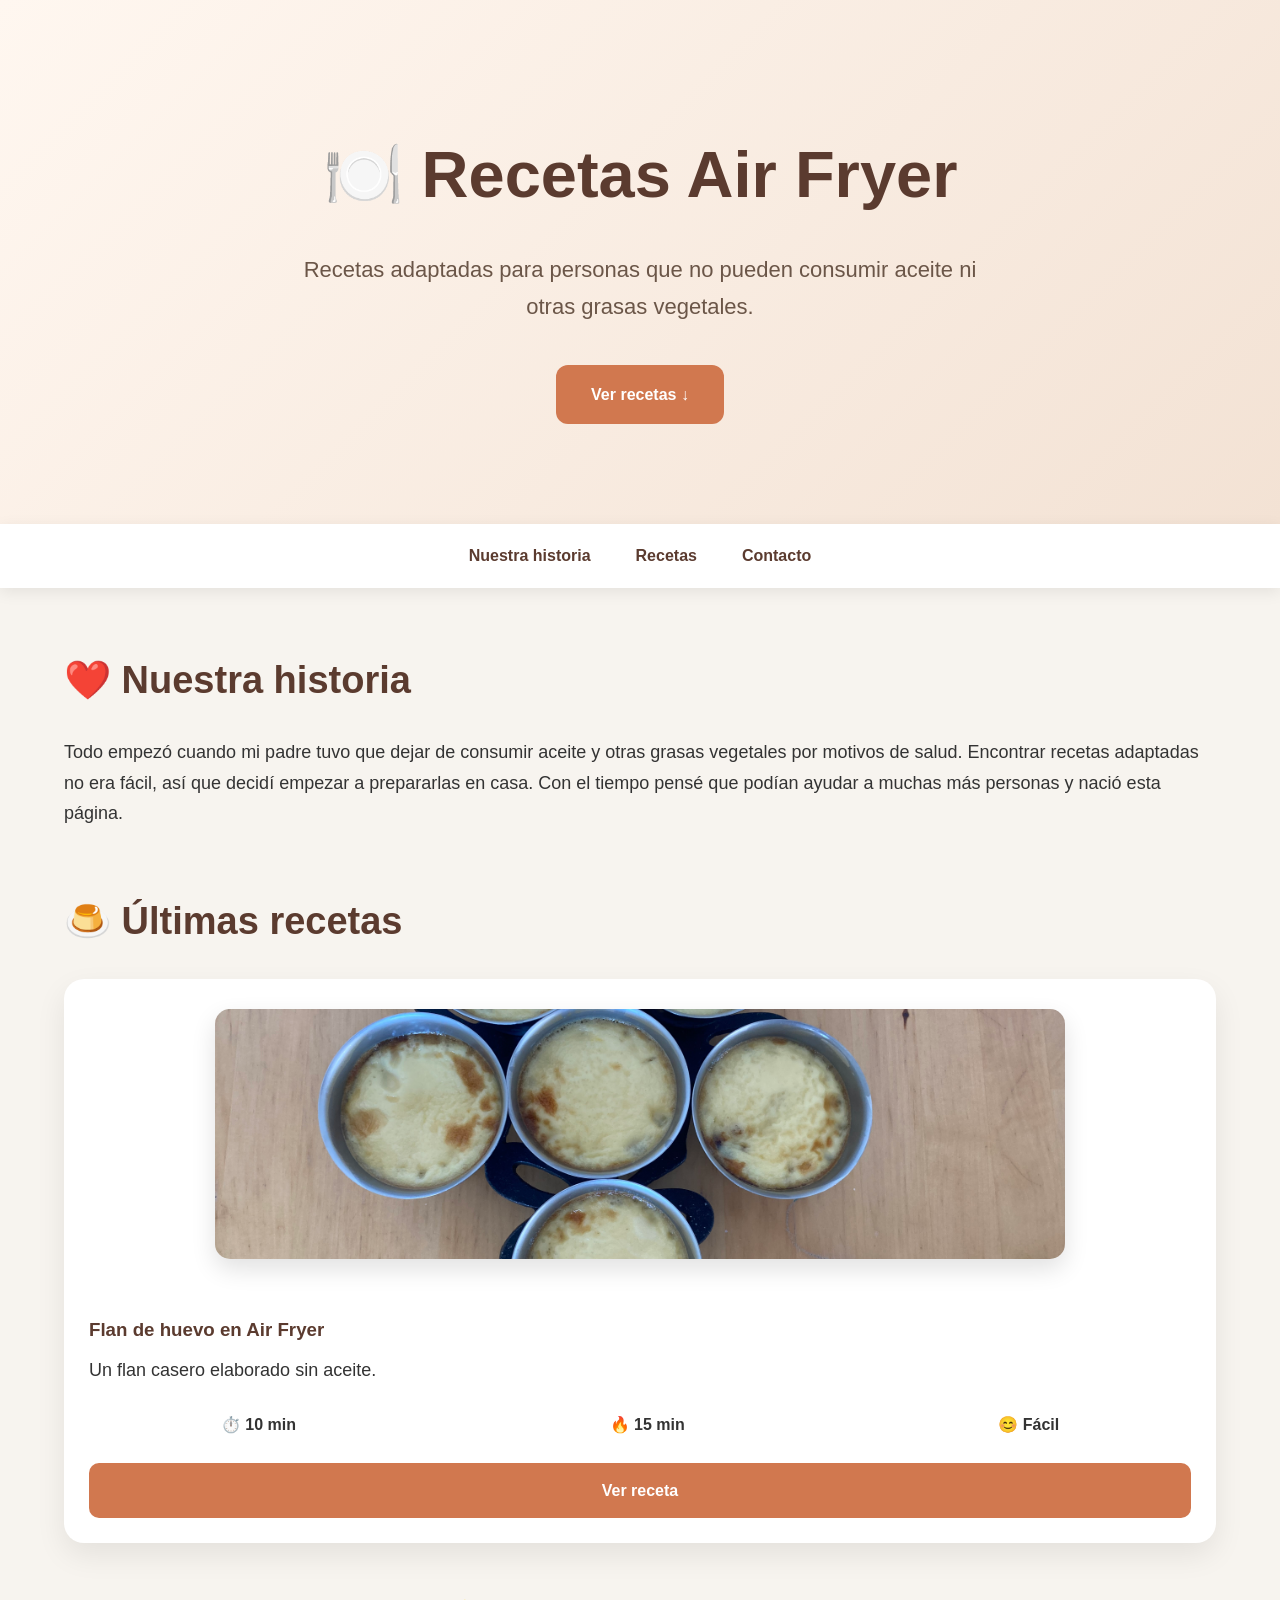
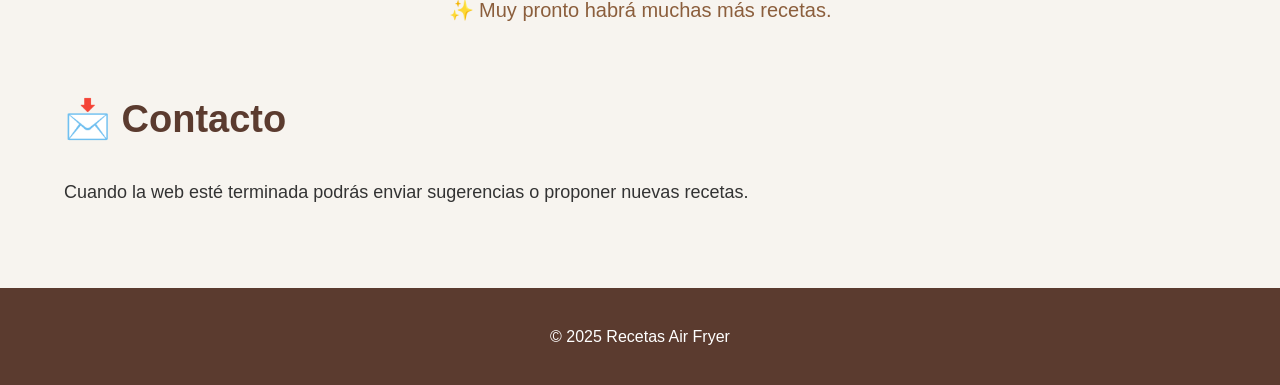
<file: index.html>
<!DOCTYPE html>
<html lang="es">

<head>
    <meta charset="UTF-8">
    <meta name="viewport" content="width=device-width, initial-scale=1.0">
    <title>Recetas Air Fryer</title>

    <link rel="stylesheet" href="style.css">

    <!-- Google Analytics -->
    <script async src="https://www.googletagmanager.com/gtag/js?id=G-4EMG8Z1JZB"></script>
    <script>
        window.dataLayer = window.dataLayer || [];
        function gtag() { dataLayer.push(arguments); }
        gtag('js', new Date());

        gtag('config', 'G-4EMG8Z1JZB');
    </script>

</head>

<body>

<header>

    <h1>🍽️ Recetas Air Fryer</h1>

    <p>
        Recetas adaptadas para personas que no pueden consumir aceite
        ni otras grasas vegetales.
    </p>

    <a href="#recetas" class="boton-principal">
        Ver recetas ↓
    </a>

</header>

<nav>

    <a href="#historia">Nuestra historia</a>

    <a href="#recetas">Recetas</a>

    <a href="#contacto">Contacto</a>

</nav>

<main>

<section id="historia">

<h2>❤️ Nuestra historia</h2>

<p>
Todo empezó cuando mi padre tuvo que dejar de consumir aceite y otras grasas vegetales por motivos de salud.
Encontrar recetas adaptadas no era fácil, así que decidí empezar a prepararlas en casa.

Con el tiempo pensé que podían ayudar a muchas más personas y nació esta página.
</p>

</section>

<section id="recetas">

<h2>🍮 Últimas recetas</h2>

<div class="contenedor-recetas">

<div class="receta">

<img src="IMG_1838.jpeg" alt="Flan de huevo">

<h3>Flan de huevo en Air Fryer</h3>

<p>
Un flan casero elaborado sin aceite.
</p>

<div class="datos">

<span>⏱️ 10 min</span>

<span>🔥 15 min</span>

<span>😊 Fácil</span>

</div>

<a href="flan.html" class="boton-receta">

Ver receta

</a>

</div>

</div>

<p class="proximamente">

✨ Muy pronto habrá muchas más recetas.

</p>

</section>

<section id="contacto">

<h2>📩 Contacto</h2>

<p>
Cuando la web esté terminada podrás enviar sugerencias o proponer nuevas recetas.
</p>

</section>

</main>

<footer>

<p>

© 2025 Recetas Air Fryer

</p>

</footer>

</body>

</html>
</file>
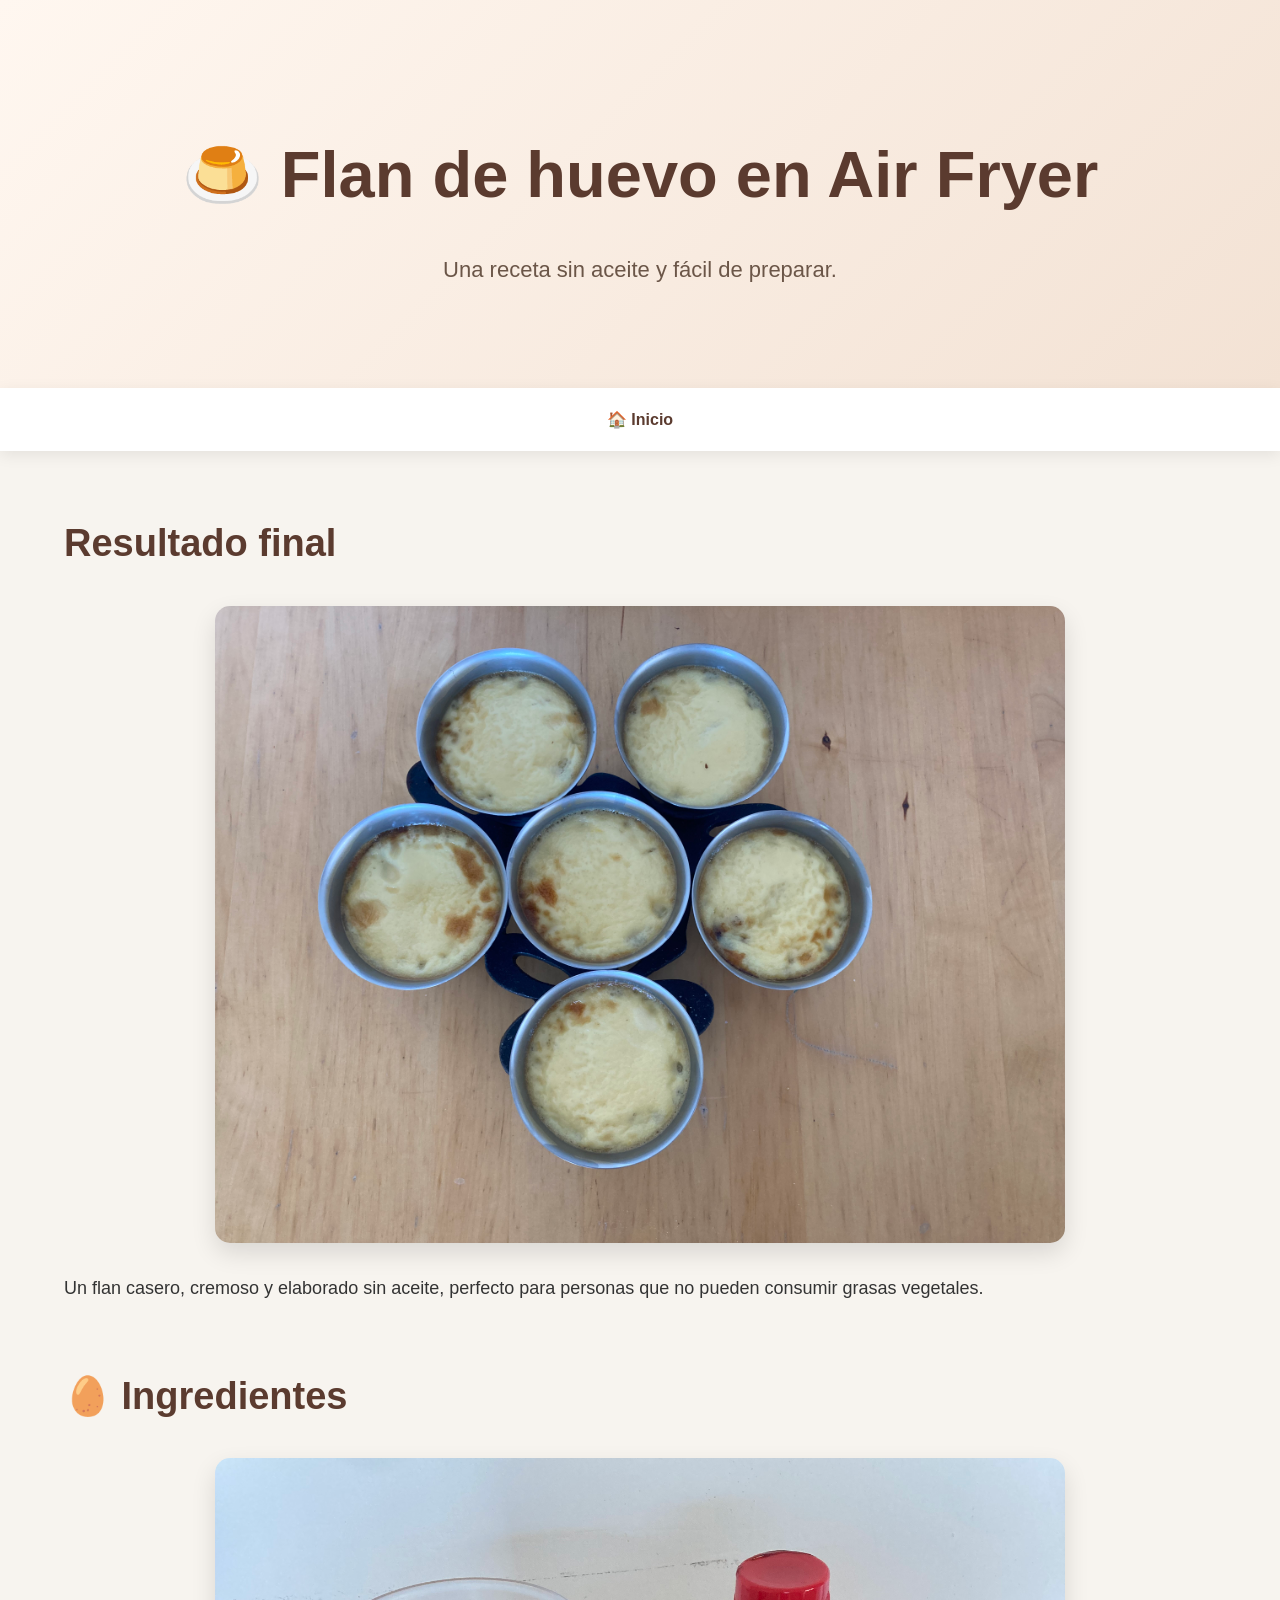
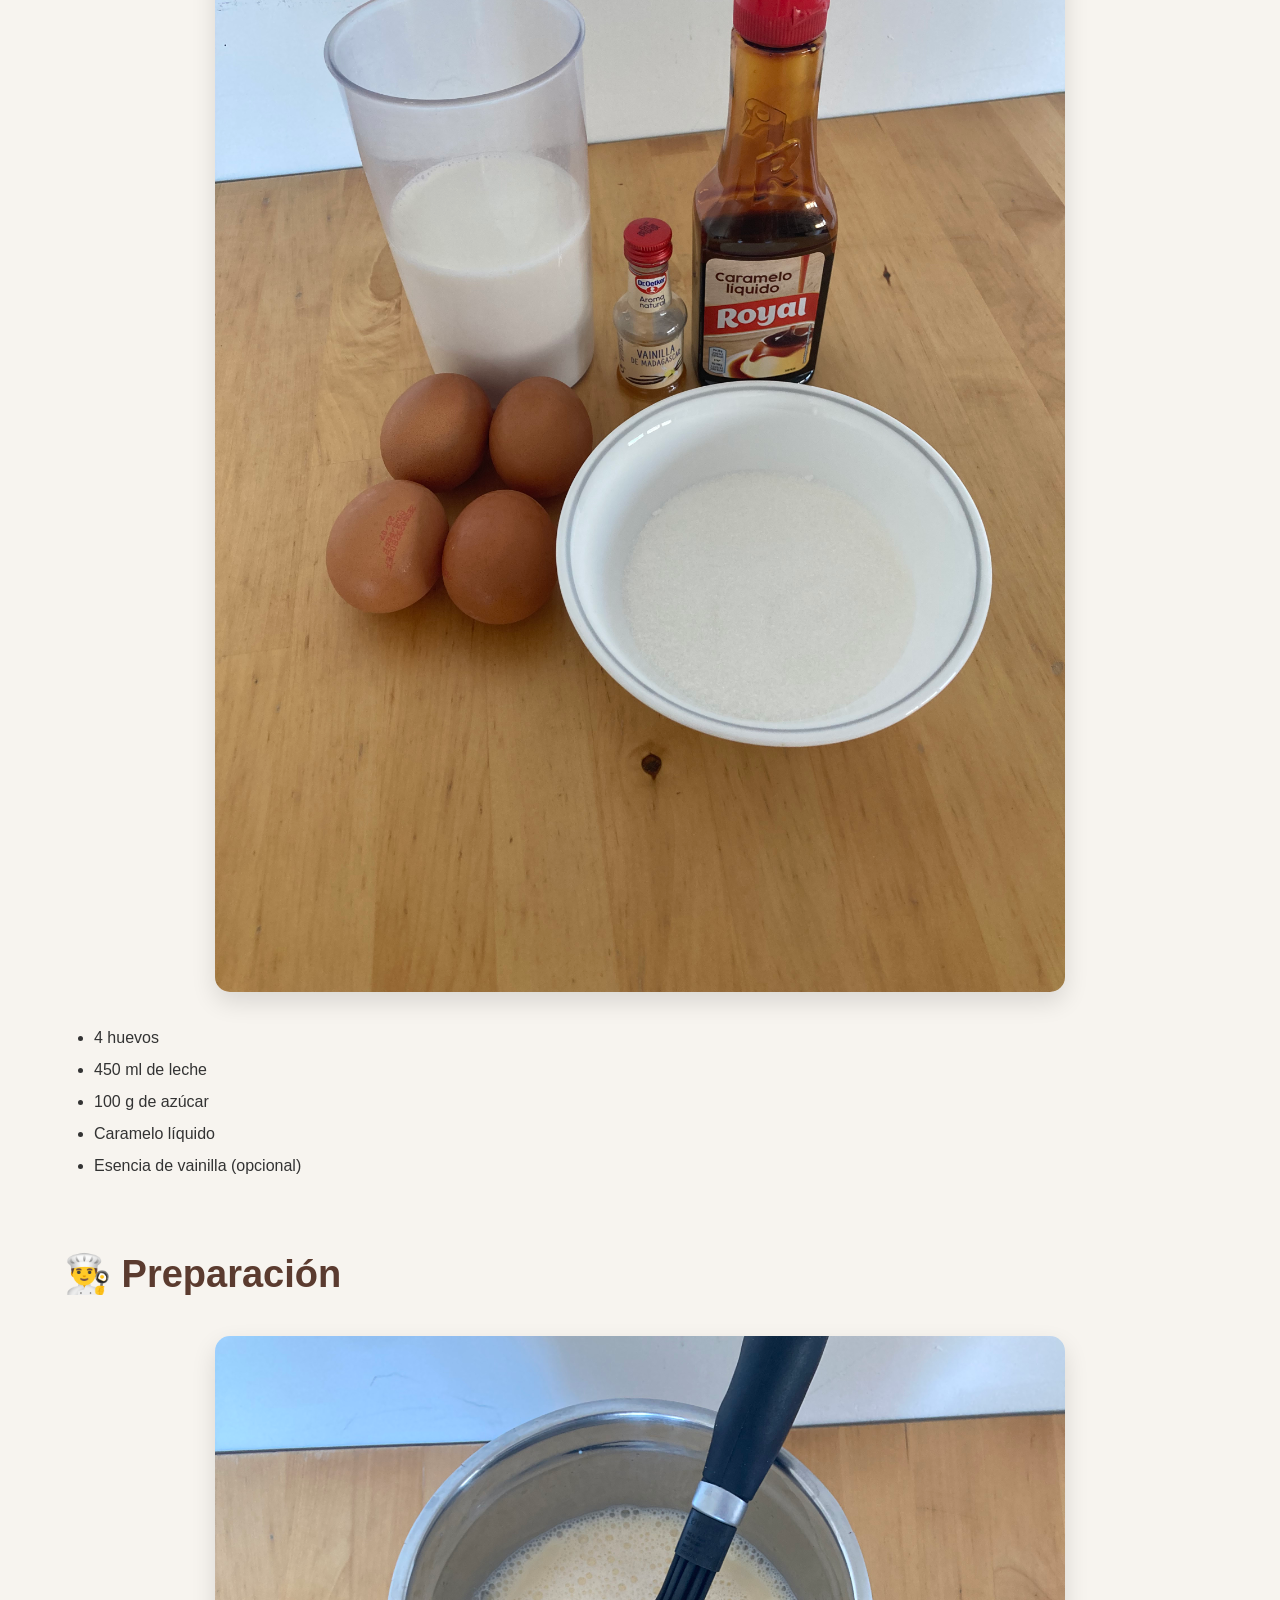
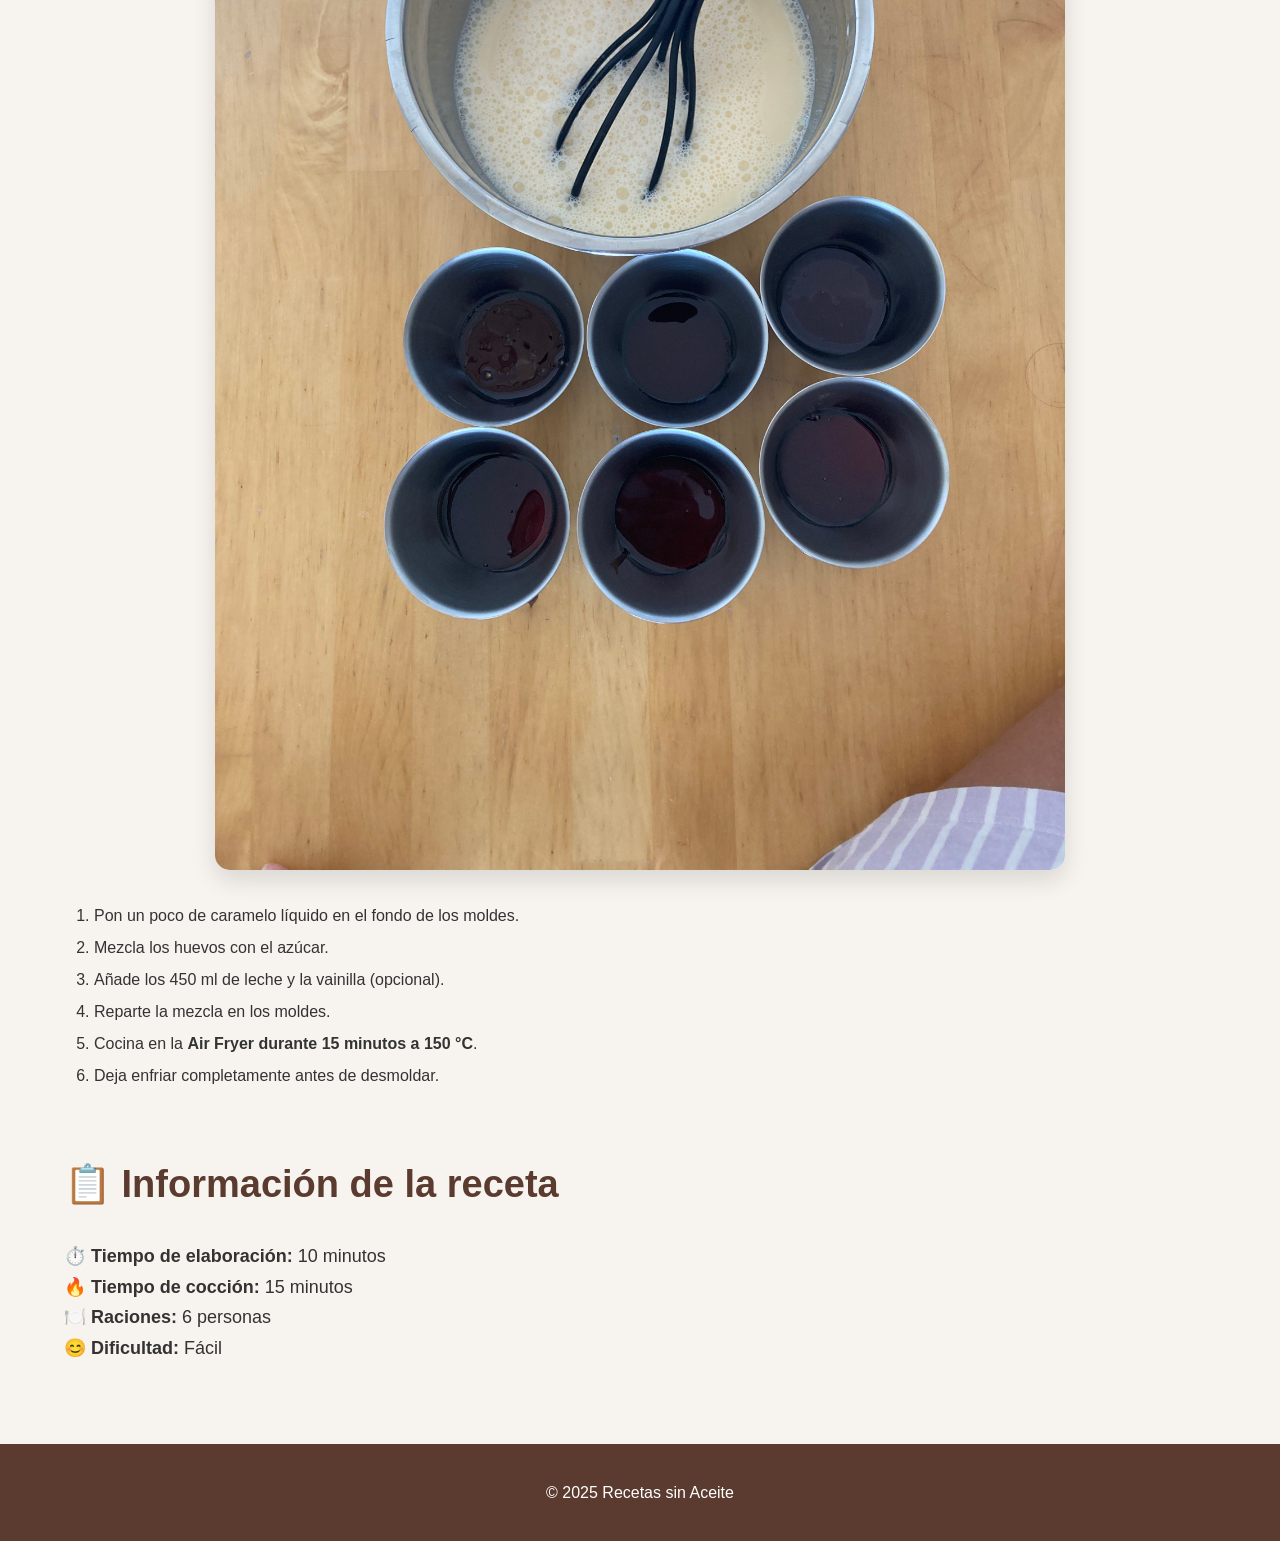
<file: flan.html>
<!DOCTYPE html>
<html lang="es">

<head>
    <meta charset="UTF-8">
    <meta name="viewport" content="width=device-width, initial-scale=1.0">
    <title>Flan de huevo en Air Fryer | Recetas sin Aceite</title>
    <link rel="stylesheet" href="style.css">
</head>

<body>

<header>
    <h1>🍮 Flan de huevo en Air Fryer</h1>
    <p>Una receta sin aceite y fácil de preparar.</p>
</header>

<nav>
    <a href="index.html">🏠 Inicio</a>
</nav>

<main>

<section>

<h2>Resultado final</h2>

<img src="IMG_1838.jpeg" alt="Flan terminado">

<p>
Un flan casero, cremoso y elaborado sin aceite, perfecto para personas que no pueden consumir grasas vegetales.
</p>

</section>

<section>

<h2>🥚 Ingredientes</h2>

<img src="IMG_1836.jpeg" alt="Ingredientes">

<ul>
    <li>4 huevos</li>
    <li>450 ml de leche</li>
    <li>100 g de azúcar</li>
    <li>Caramelo líquido</li>
    <li>Esencia de vainilla (opcional)</li>
</ul>

</section>

<section>

<h2>👨‍🍳 Preparación</h2>

<img src="IMG_1837.jpeg" alt="Preparación">

<ol>
    <li>Pon un poco de caramelo líquido en el fondo de los moldes.</li>
    <li>Mezcla los huevos con el azúcar.</li>
    <li>Añade los 450 ml de leche y la vainilla (opcional).</li>
    <li>Reparte la mezcla en los moldes.</li>
    <li>Cocina en la <strong>Air Fryer durante 15 minutos a 150 °C</strong>.</li>
    <li>Deja enfriar completamente antes de desmoldar.</li>
</ol>

</section>

<section>

<h2>📋 Información de la receta</h2>

<p>⏱️ <strong>Tiempo de elaboración:</strong> 10 minutos</p>

<p>🔥 <strong>Tiempo de cocción:</strong> 15 minutos</p>

<p>🍽️ <strong>Raciones:</strong> 6 personas</p>

<p>😊 <strong>Dificultad:</strong> Fácil</p>

</section>

</main>

<footer>

<p>© 2025 Recetas sin Aceite</p>

</footer>

</body>
</html>
</file>
<file: style.css>
/* ===========================
   RECETAS AIR FRYER V2
=========================== */

*{
    margin:0;
    padding:0;
    box-sizing:border-box;
}

html{
    scroll-behavior:smooth;
}

body{
    font-family:Arial, Helvetica, sans-serif;
    background:#f7f4ef;
    color:#333;
    line-height:1.7;
}

/* HEADER */

header{
    background:linear-gradient(135deg,#fff7f0,#f3e2d4);
    text-align:center;
    padding:120px 20px 100px;
}

header h1{
    font-size:65px;
    color:#5b3b2f;
    margin-bottom:20px;
}

header p{
    max-width:700px;
    margin:auto;
    font-size:22px;
    color:#6b5648;
}

.boton-principal{
    display:inline-block;
    margin-top:40px;
    background:#d1784f;
    color:white;
    text-decoration:none;
    padding:16px 35px;
    border-radius:12px;
    font-weight:bold;
    transition:.3s;
}

.boton-principal:hover{
    background:#b96039;
    transform:translateY(-3px);
}

/* MENÚ */

nav{
    position:sticky;
    top:0;
    background:white;
    display:flex;
    justify-content:center;
    gap:45px;
    padding:18px;
    box-shadow:0 4px 15px rgba(0,0,0,.08);
    z-index:1000;
}

nav a{
    text-decoration:none;
    color:#5b3b2f;
    font-weight:bold;
    transition:.3s;
}

nav a:hover{
    color:#d1784f;
}

/* CONTINGUT */

main{
    width:90%;
    max-width:1200px;
    margin:60px auto;
}

section{
    margin-bottom:60px;
}

section h2{
    font-size:38px;
    color:#5b3b2f;
    margin-bottom:25px;
}

section p{
    font-size:18px;
}

/* TARGETES */

.contenedor-recetas{
    display:grid;
    grid-template-columns:repeat(auto-fit,minmax(320px,1fr));
    gap:35px;
}

.receta{
    background:white;
    border-radius:20px;
    overflow:hidden;
    box-shadow:0 12px 30px rgba(0,0,0,.08);
    transition:.3s;
}

.receta:hover{
    transform:translateY(-8px);
}

.receta img{
    width:100%;
    height:250px;
    object-fit:cover;
}

.receta h3{
    padding:25px 25px 10px;
    color:#5b3b2f;
}

.receta p{
    padding:0 25px;
}

.datos{
    display:flex;
    justify-content:space-around;
    margin:25px 0;
    font-weight:bold;
}

.boton-receta{
    display:block;
    margin:25px;
    text-align:center;
    background:#d1784f;
    color:white;
    padding:14px;
    border-radius:10px;
    text-decoration:none;
    font-weight:bold;
    transition:.3s;
}

.boton-receta:hover{
    background:#b96039;
}

.proximamente{
    text-align:center;
    margin-top:50px;
    color:#8b5e3c;
    font-size:20px;
}

/* IMATGES DE LES RECEPTES */

main img{
    width:100%;
    max-width:850px;
    display:block;
    margin:30px auto;
    border-radius:15px;
    box-shadow:0 10px 25px rgba(0,0,0,.12);
}

ul,ol{
    margin-left:30px;
    margin-top:20px;
    line-height:2;
}

/* FOOTER */

footer{
    margin-top:80px;
    background:#5b3b2f;
    color:white;
    text-align:center;
    padding:35px;
}

/* MÒBIL */

@media(max-width:768px){

header{
    padding:80px 20px;
}

header h1{
    font-size:42px;
}

header p{
    font-size:18px;
}

nav{
    flex-direction:column;
    gap:15px;
}

section h2{
    font-size:30px;
}

}
</file>
